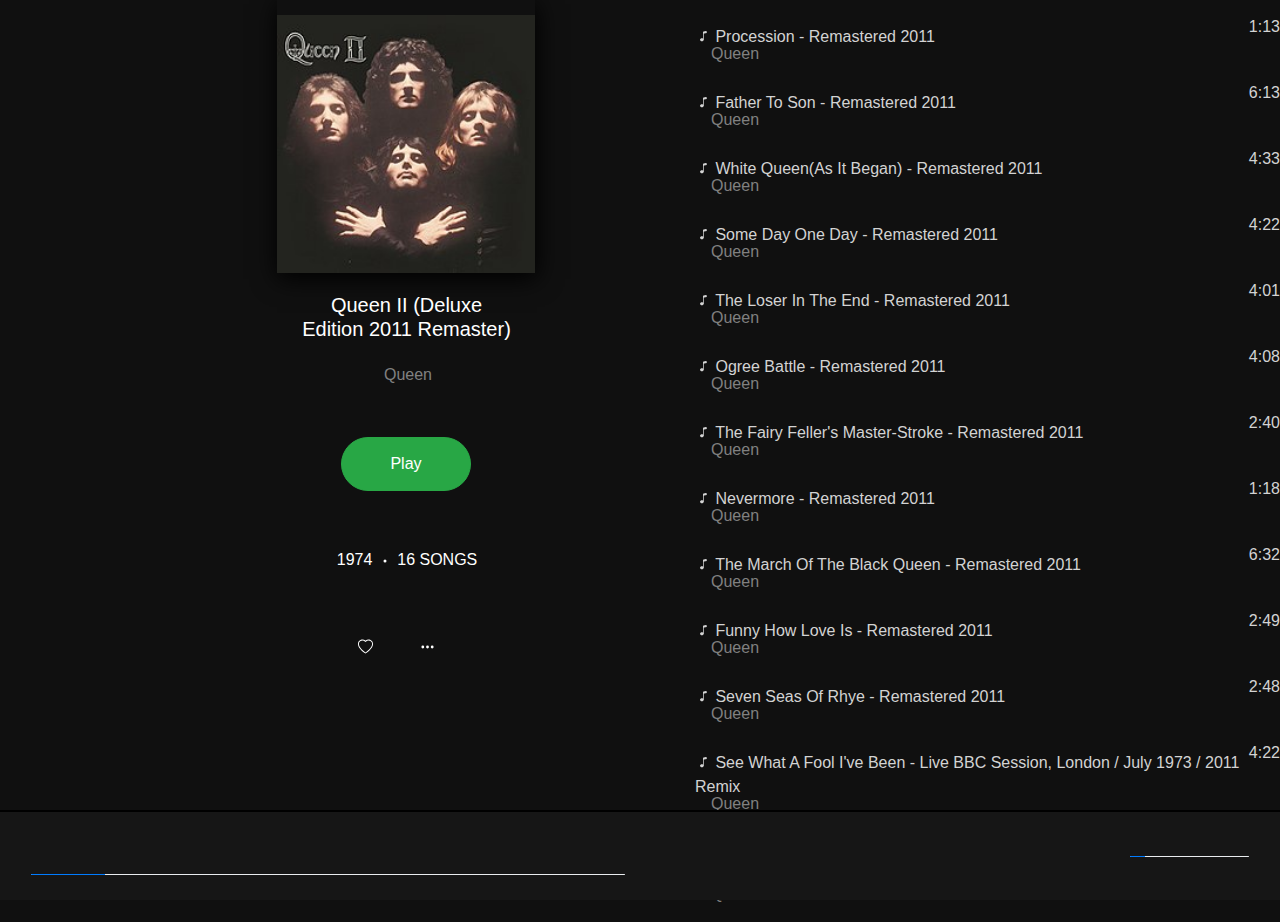
<file: Album.html>
<!doctype html>
<html lang="en">
  <head>
    <title>Title</title>
    <!-- Required meta tags -->
    <meta charset="utf-8">
    <meta name="viewport" content="width=device-width, initial-scale=1, shrink-to-fit=no">

    <!-- Bootstrap CSS -->
    <link rel="stylesheet" href="https://stackpath.bootstrapcdn.com/bootstrap/4.3.1/css/bootstrap.min.css" integrity="sha384-ggOyR0iXCbMQv3Xipma34MD+dH/1fQ784/j6cY/iJTQUOhcWr7x9JvoRxT2MZw1T" crossorigin="anonymous">
    <link rel="stylesheet" href="Album.css"> 
    <link href="https://fonts.googleapis.com/css2?family=Montserrat:wght@600&display=swap" rel="stylesheet">
    <link rel="stylesheet" href="https://cdnjs.cloudflare.com/ajax/libs/font-awesome/4.7.0/css/font-awesome.min.css">
    <link rel="stylesheet" href="https://cdnjs.cloudflare.com/ajax/libs/font-awesome/5.15.1/css/all.min.css"
        integrity="sha512-+4zCK9k+qNFUR5X+cKL9EIR+ZOhtIloNl9GIKS57V1MyNsYpYcUrUeQc9vNfzsWfV28IaLL3i96P9sdNyeRssA=="
        crossorigin="anonymous" />
  </head>
  <body>

  <div class="row">
    
  <div class="col d-flex justify-content-around" style="margin-right: -157px;">
    <div class="card bg-transparent text-white glow" style="width: 18rem;">
      <img class="rotate-center " src="/images/queen2.jpg" class="card-img-top" alt="...">
      <div class="card-body container">
        <h5 class="card-title pr-3">Queen II (Deluxe Edition 2011 Remaster)</h5>
        <p class="card-text px-5" id="queen">Queen</p>
        <a href="#" id="button" class="btn btn-success rounded-pill px-5">Play</a>
        <p class="card-text px-5" id="song">1974 <svg width="1em" height="1em" viewBox="0 0 16 16" class="bi bi-dot" fill="currentColor" xmlns="http://www.w3.org/2000/svg">
          <path fill-rule="evenodd" d="M8 9.5a1.5 1.5 0 1 0 0-3 1.5 1.5 0 0 0 0 3z"/>
        </svg> 16 SONGS</p> 
        <i  class="d-flex justify-content-between" style="padding-left: 28px">
        <svg class="babe" width="1em" height="1em" viewBox="0 0 16 16" class="bi bi-heart" fill="currentColor" xmlns="http://www.w3.org/2000/svg">
        <path fill-rule="evenodd" d="M8 2.748l-.717-.737C5.6.281 2.514.878 1.4 3.053c-.523 1.023-.641 2.5.314 4.385.92 1.815 2.834 3.989 6.286 6.357 3.452-2.368 5.365-4.542 6.286-6.357.955-1.886.838-3.362.314-4.385C13.486.878 10.4.28 8.717 2.01L8 2.748zM8 15C-7.333 4.868 3.279-3.04 7.824 1.143c.06.055.119.112.176.171a3.12 3.12 0 0 1 .176-.17C12.72-3.042 23.333 4.867 8 15z"/>
      </svg>
      <svg class="babe dot" width="1em" height="1em" viewBox="0 0 16 16" class="bi bi-three-dots" fill="currentColor" xmlns="http://www.w3.org/2000/svg">
        <path fill-rule="evenodd" d="M3 9.5a1.5 1.5 0 1 1 0-3 1.5 1.5 0 0 1 0 3zm5 0a1.5 1.5 0 1 1 0-3 1.5 1.5 0 0 1 0 3zm5 0a1.5 1.5 0 1 1 0-3 1.5 1.5 0 0 1 0 3z"/>
      </svg>
    </i>
      </div>
     
    </div>
</div>


    <div class="col-md-6 ul">

    <ul>

    <li>
      <div class="d-flex justify-content-between">
        <a href="#">
        <p>
        <svg width="1em" height="1em" viewBox="0 0 16 16" class="bi bi-music-note pb-1 " fill="currentColor" xmlns="http://www.w3.org/2000/svg">
        <path d="M9 13c0 1.105-1.12 2-2.5 2S4 14.105 4 13s1.12-2 2.5-2 2.5.895 2.5 2z"/>
        <path fill-rule="evenodd" d="M9 3v10H8V3h1z"/>
        <path d="M8 2.82a1 1 0 0 1 .804-.98l3-.6A1 1 0 0 1 13 2.22V4L8 5V2.82z"/>
      </svg>
      Procession - Remastered 2011</p> <time>1:13</time></li>
    
      <p class="Queen ml-3">Queen</p>
    </a>

    <li>
      <div class="d-flex justify-content-between">
        <a href="#">
        <p>
        <svg width="1em" height="1em" viewBox="0 0 16 16" class="bi bi-music-note pb-1 " fill="currentColor" xmlns="http://www.w3.org/2000/svg">
        <path d="M9 13c0 1.105-1.12 2-2.5 2S4 14.105 4 13s1.12-2 2.5-2 2.5.895 2.5 2z"/>
        <path fill-rule="evenodd" d="M9 3v10H8V3h1z"/>
        <path d="M8 2.82a1 1 0 0 1 .804-.98l3-.6A1 1 0 0 1 13 2.22V4L8 5V2.82z"/>
      </svg>
      Father To Son - Remastered 2011</p> <time>6:13</time></li>
      <p class="Queen ml-3">Queen</p>
    </a>

    <li>
      <div class="d-flex justify-content-between">
        <a href="#">
        <p>
        <svg width="1em" height="1em" viewBox="0 0 16 16" class="bi bi-music-note pb-1 " fill="currentColor" xmlns="http://www.w3.org/2000/svg">
        <path d="M9 13c0 1.105-1.12 2-2.5 2S4 14.105 4 13s1.12-2 2.5-2 2.5.895 2.5 2z"/>
        <path fill-rule="evenodd" d="M9 3v10H8V3h1z"/>
        <path d="M8 2.82a1 1 0 0 1 .804-.98l3-.6A1 1 0 0 1 13 2.22V4L8 5V2.82z"/>
      </svg>
      White Queen(As It Began) - Remastered 2011</p> <time>4:33</time></li>
      <p class="Queen ml-3">Queen</p>
    </a>

    <li>
      <div class="d-flex justify-content-between">
        <a href="#">
        <p>
        <svg width="1em" height="1em" viewBox="0 0 16 16" class="bi bi-music-note pb-1 " fill="currentColor" xmlns="http://www.w3.org/2000/svg">
        <path d="M9 13c0 1.105-1.12 2-2.5 2S4 14.105 4 13s1.12-2 2.5-2 2.5.895 2.5 2z"/>
        <path fill-rule="evenodd" d="M9 3v10H8V3h1z"/>
        <path d="M8 2.82a1 1 0 0 1 .804-.98l3-.6A1 1 0 0 1 13 2.22V4L8 5V2.82z"/>
      </svg>
      Some Day One Day - Remastered 2011</p> <time>4:22</time></li>
      <p class="Queen ml-3">Queen</p>
    </a>

    <li>
      <div class="d-flex justify-content-between">
        <a href="#">
        <p>
        <svg width="1em" height="1em" viewBox="0 0 16 16" class="bi bi-music-note pb-1 " fill="currentColor" xmlns="http://www.w3.org/2000/svg">
        <path d="M9 13c0 1.105-1.12 2-2.5 2S4 14.105 4 13s1.12-2 2.5-2 2.5.895 2.5 2z"/>
        <path fill-rule="evenodd" d="M9 3v10H8V3h1z"/>
        <path d="M8 2.82a1 1 0 0 1 .804-.98l3-.6A1 1 0 0 1 13 2.22V4L8 5V2.82z"/>
      </svg>
      The Loser In The End - Remastered 2011</p> <time>4:01</time></li>
      <p class="Queen ml-3">Queen</p>
    </a>

    <li>
      <div class="d-flex justify-content-between">
        <a href="#">
        <p>
        <svg width="1em" height="1em" viewBox="0 0 16 16" class="bi bi-music-note pb-1 " fill="currentColor" xmlns="http://www.w3.org/2000/svg">
        <path d="M9 13c0 1.105-1.12 2-2.5 2S4 14.105 4 13s1.12-2 2.5-2 2.5.895 2.5 2z"/>
        <path fill-rule="evenodd" d="M9 3v10H8V3h1z"/>
        <path d="M8 2.82a1 1 0 0 1 .804-.98l3-.6A1 1 0 0 1 13 2.22V4L8 5V2.82z"/>
      </svg>
      Ogree Battle - Remastered 2011</p> <time>4:08</time></li>
      <p class="Queen ml-3">Queen</p>
    </a>

    <li>
      <div class="d-flex justify-content-between">
        <a href="#">
        <p>
        <svg width="1em" height="1em" viewBox="0 0 16 16" class="bi bi-music-note pb-1 " fill="currentColor" xmlns="http://www.w3.org/2000/svg">
        <path d="M9 13c0 1.105-1.12 2-2.5 2S4 14.105 4 13s1.12-2 2.5-2 2.5.895 2.5 2z"/>
        <path fill-rule="evenodd" d="M9 3v10H8V3h1z"/>
        <path d="M8 2.82a1 1 0 0 1 .804-.98l3-.6A1 1 0 0 1 13 2.22V4L8 5V2.82z"/>
      </svg>
      The Fairy Feller's Master-Stroke - Remastered 2011</p> <time>2:40</time></li>
      <p class="Queen ml-3">Queen</p>
    </a>

    <li>
      <div class="d-flex justify-content-between">
        <a href="#">
        <p>
        <svg width="1em" height="1em" viewBox="0 0 16 16" class="bi bi-music-note pb-1 " fill="currentColor" xmlns="http://www.w3.org/2000/svg">
        <path d="M9 13c0 1.105-1.12 2-2.5 2S4 14.105 4 13s1.12-2 2.5-2 2.5.895 2.5 2z"/>
        <path fill-rule="evenodd" d="M9 3v10H8V3h1z"/>
        <path d="M8 2.82a1 1 0 0 1 .804-.98l3-.6A1 1 0 0 1 13 2.22V4L8 5V2.82z"/>
      </svg>
      Nevermore - Remastered 2011</p> <time>1:18</time></li>
      <p class="Queen ml-3">Queen</p>
    </a>

    <li>
      <div class="d-flex justify-content-between">
        <a href="#">
        <p>
        <svg width="1em" height="1em" viewBox="0 0 16 16" class="bi bi-music-note pb-1 " fill="currentColor" xmlns="http://www.w3.org/2000/svg">
        <path d="M9 13c0 1.105-1.12 2-2.5 2S4 14.105 4 13s1.12-2 2.5-2 2.5.895 2.5 2z"/>
        <path fill-rule="evenodd" d="M9 3v10H8V3h1z"/>
        <path d="M8 2.82a1 1 0 0 1 .804-.98l3-.6A1 1 0 0 1 13 2.22V4L8 5V2.82z"/>
      </svg>
      The March Of The Black Queen - Remastered 2011</p> <time>6:32</time></li>
      <p class="Queen ml-3">Queen</p>
    </a>

    <li>
      <div class="d-flex justify-content-between">
        <a href="#">
        <p>
        <svg width="1em" height="1em" viewBox="0 0 16 16" class="bi bi-music-note pb-1 " fill="currentColor" xmlns="http://www.w3.org/2000/svg">
        <path d="M9 13c0 1.105-1.12 2-2.5 2S4 14.105 4 13s1.12-2 2.5-2 2.5.895 2.5 2z"/>
        <path fill-rule="evenodd" d="M9 3v10H8V3h1z"/>
        <path d="M8 2.82a1 1 0 0 1 .804-.98l3-.6A1 1 0 0 1 13 2.22V4L8 5V2.82z"/>
      </svg>
      Funny How Love Is - Remastered 2011</p> <time>2:49</time></li>
      <p class="Queen ml-3">Queen</p>
    </a>

    <li>
      <div class="d-flex justify-content-between">
        <a href="#">
        <p>
        <svg width="1em" height="1em" viewBox="0 0 16 16" class="bi bi-music-note pb-1 " fill="currentColor" xmlns="http://www.w3.org/2000/svg">
        <path d="M9 13c0 1.105-1.12 2-2.5 2S4 14.105 4 13s1.12-2 2.5-2 2.5.895 2.5 2z"/>
        <path fill-rule="evenodd" d="M9 3v10H8V3h1z"/>
        <path d="M8 2.82a1 1 0 0 1 .804-.98l3-.6A1 1 0 0 1 13 2.22V4L8 5V2.82z"/>
      </svg>
      Seven Seas Of Rhye - Remastered 2011</p> <time>2:48</time></li>
      <p class="Queen ml-3">Queen</p>
    </a>

    <li>
      <div class="d-flex justify-content-between">
        <a href="#">
        <p>
        <svg width="1em" height="1em" viewBox="0 0 16 16" class="bi bi-music-note pb-1 " fill="currentColor" xmlns="http://www.w3.org/2000/svg">
        <path d="M9 13c0 1.105-1.12 2-2.5 2S4 14.105 4 13s1.12-2 2.5-2 2.5.895 2.5 2z"/>
        <path fill-rule="evenodd" d="M9 3v10H8V3h1z"/>
        <path d="M8 2.82a1 1 0 0 1 .804-.98l3-.6A1 1 0 0 1 13 2.22V4L8 5V2.82z"/>
      </svg>
      See What A Fool I've Been - Live BBC Session, London / July 1973 / 2011 Remix</p> <time>4:22</time></li>
      <p class="Queen ml-3">Queen</p>
    </a>

    <li>
      <div class="d-flex justify-content-between">
        <a href="#">
        <p>
        <svg width="1em" height="1em" viewBox="0 0 16 16" class="bi bi-music-note pb-1 " fill="currentColor" xmlns="http://www.w3.org/2000/svg">
        <path d="M9 13c0 1.105-1.12 2-2.5 2S4 14.105 4 13s1.12-2 2.5-2 2.5.895 2.5 2z"/>
        <path fill-rule="evenodd" d="M9 3v10H8V3h1z"/>
        <path d="M8 2.82a1 1 0 0 1 .804-.98l3-.6A1 1 0 0 1 13 2.22V4L8 5V2.82z"/>
      </svg>
      White Queen (As It Began) - Live At Hammersmith Odeon, London / December 1975</p> <time>5:32</time></li>
      <p class="Queen ml-3">Queen</p>
    </a>

    </ul>
  </div>
      </div>


        <nav class="navbar fixed-bottom navbar-expand-lg bg-dark footah">

        <div class="col text-center ">
            <div class="mb-2 align-middle">
                <a href="#" class="mr-2 ml-2"><i class="fas fa-random"></i></a>
                <a href="#" class="mr-2 ml-2 sideplay"><i class="fas fa-backward"></i></a>
                <a href="#" class="mr-2 ml-2 play"><i class="fas fa-play"></i></a>
                <a href="#" class="mr-2 ml-2 sideplay"><i class="fas fa-forward"></i></a>
                <a href="#" class="mr-2 ml-2"><i class="fas fa-redo-alt"></i></a>
            </div>

            <div class="progress align-middle " style="height: 1px;">



                <div class="progress-bar" role="progressbar" style="width: 12.5%;" aria-valuenow="25"
                    aria-valuemin="0" aria-valuemax="100"></div>
            </div>

        </div>

        <div class="col d-flex justify-content-end ">

            <div class="progress align-self-center" style="height: 1px; width: 20%;">
                <div class="progress-bar" role="progressbar" style="width: 12.5%;" aria-valuenow="25"
                    aria-valuemin="0" aria-valuemax="100"></div>
            </div>
        </div>

    </nav>

        
    

  
    

    <!-- Optional JavaScript -->
    <!-- jQuery first, then Popper.js, then Bootstrap JS -->
    <script src="https://code.jquery.com/jquery-3.3.1.slim.min.js" integrity="sha384-q8i/X+965DzO0rT7abK41JStQIAqVgRVzpbzo5smXKp4YfRvH+8abtTE1Pi6jizo" crossorigin="anonymous"></script>
    <script src="https://cdnjs.cloudflare.com/ajax/libs/popper.js/1.14.7/umd/popper.min.js" integrity="sha384-UO2eT0CpHqdSJQ6hJty5KVphtPhzWj9WO1clHTMGa3JDZwrnQq4sF86dIHNDz0W1" crossorigin="anonymous"></script>
    <script src="https://stackpath.bootstrapcdn.com/bootstrap/4.3.1/js/bootstrap.min.js" integrity="sha384-JjSmVgyd0p3pXB1rRibZUAYoIIy6OrQ6VrjIEaFf/nJGzIxFDsf4x0xIM+B07jRM" crossorigin="anonymous"></script>
  </body>
</html>
</file>
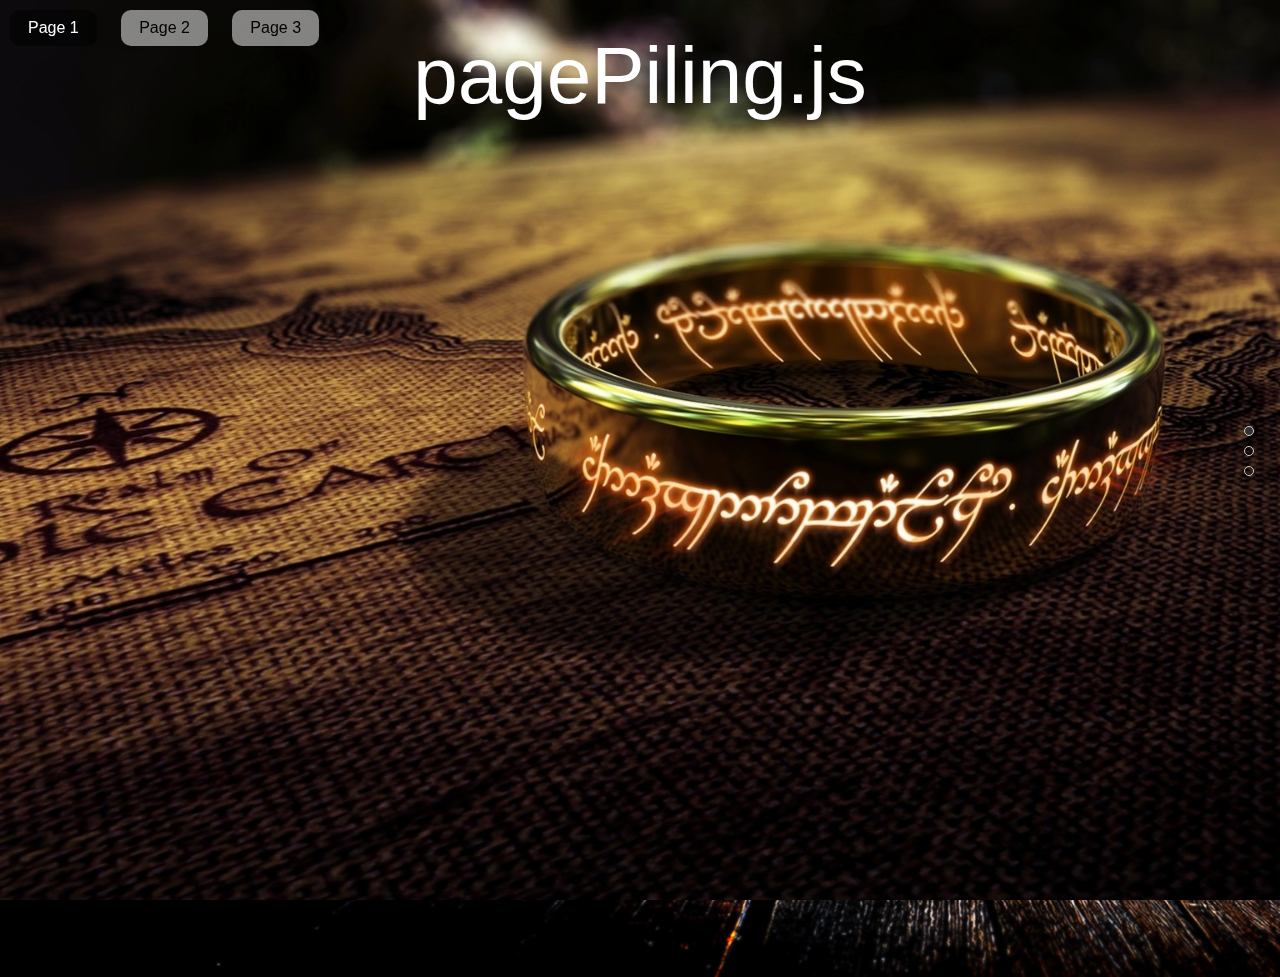
<file: slider/pagePiling.js-master/examples/backgrounds.html>
<!DOCTYPE html>
<html xmlns="http://www.w3.org/1999/xhtml">

<head>
	<meta http-equiv="Content-Type" content="text/html; charset=utf-8" />
	<title>pagePiling.js plugin - Backgrounds</title>
	<meta name="author" content="Alvaro Trigo Lopez" />
	<meta name="description" content="pagePiling.js plugin by Alvaro Trigo." />
	<meta name="keywords"  content="pile,piling,piling.js,stack,pages,scrolling,stacking,touch,fullpile,scroll,plugin,jquery" />
	<meta name="Resource-type" content="Document" />

	<link rel="stylesheet" type="text/css" href="../jquery.pagepiling.css" />
	<link rel="stylesheet" type="text/css" href="examples.css" />

	<script src="http://ajax.googleapis.com/ajax/libs/jquery/1.8.3/jquery.min.js"></script>

	<script type="text/javascript" src="../jquery.pagepiling.min.js"></script>
	<script type="text/javascript">
		var deleteLog = false;

		$(document).ready(function() {
	    	$('#pagepiling').pagepiling({
	    		menu: '#menu',
	    		anchors: ['page1', 'page2', 'page3'],
	    		navigation: {
		            'textColor': '#f2f2f2',
		            'bulletsColor': '#ccc',
		            'position': 'right',
		            'tooltips': ['Page 1', 'Page 2', 'Page 3', 'Page 4']
		        }
			});
	    });
    </script>

    <style>
    /* Style for our header texts
	* --------------------------------------- */
	h1{
		font-size: 5em;
		font-family: arial,helvetica;
		color: #fff;
		margin:0;
		padding:0;
	}

	/* Centered texts in each section
	* --------------------------------------- */
	.section{
		text-align:center;
	}


	/* Backgrounds will cover all the section
	* --------------------------------------- */
	#section1,
	#section2,
	#section3{
		background-size: cover;
	}

	/* Defining each section background and styles
	* --------------------------------------- */
	#section1{
		background-image: url(imgs/bg1.jpg);
	}
	#section2{
		background-image: url(imgs/bg2.jpg);
		padding: 6% 0 0 0;
	}
	#section3{
		background-image: url(imgs/bg3.jpg);
		padding: 6% 0 0 0;
	}
	#section3 h1{
		color: #000;
	}



	#section1 h1{
		position: absolute;
		left: 0;
		right: 0;
		margin: 0 auto;
		top: 30px;
		color: #fff;
	}

	#section2 .intro{
		position: absolute;
		left: 0;
		right: 0;
		margin: 0 auto;
		top: 30px;
	}
	#section2 h1,
	#section2 p{
		text-shadow: 1px 5px 20px #000;
	}

	#section3 h1,
	#section3 p{
		text-shadow: 1px 5px 20px #000;
		color: #fff;
	}

	#infoMenu li a{
			color: #fff;
	}
    </style>

</head>
<body>

	<ul id="menu">
		<li data-menuanchor="page1" class="active"><a href="#page1">Page 1</a></li>
		<li data-menuanchor="page2"><a href="#page2">Page 2</a></li>
		<li data-menuanchor="page3"><a href="#page3">Page 3</a></li>
	</ul>

	<div id="pagepiling">
	    <div class="section" id="section1">
	    	<h1>pagePiling.js</h1>
	    </div>
	    <div class="section" id="section2">
	    	<div class="intro">
	    		<h1>Backgrounds </h1>
	    		<p>Show it in full screen!</p>
	    	</div>
	    </div>
	    <div class="section" id="section3">
	    	<div class="intro">
	    		<h1>Just terrific!</h1>
	    		<p>Use the power of images</p>
	    	</div>
	    </div>
	</div>

</body>
</html>
</file>
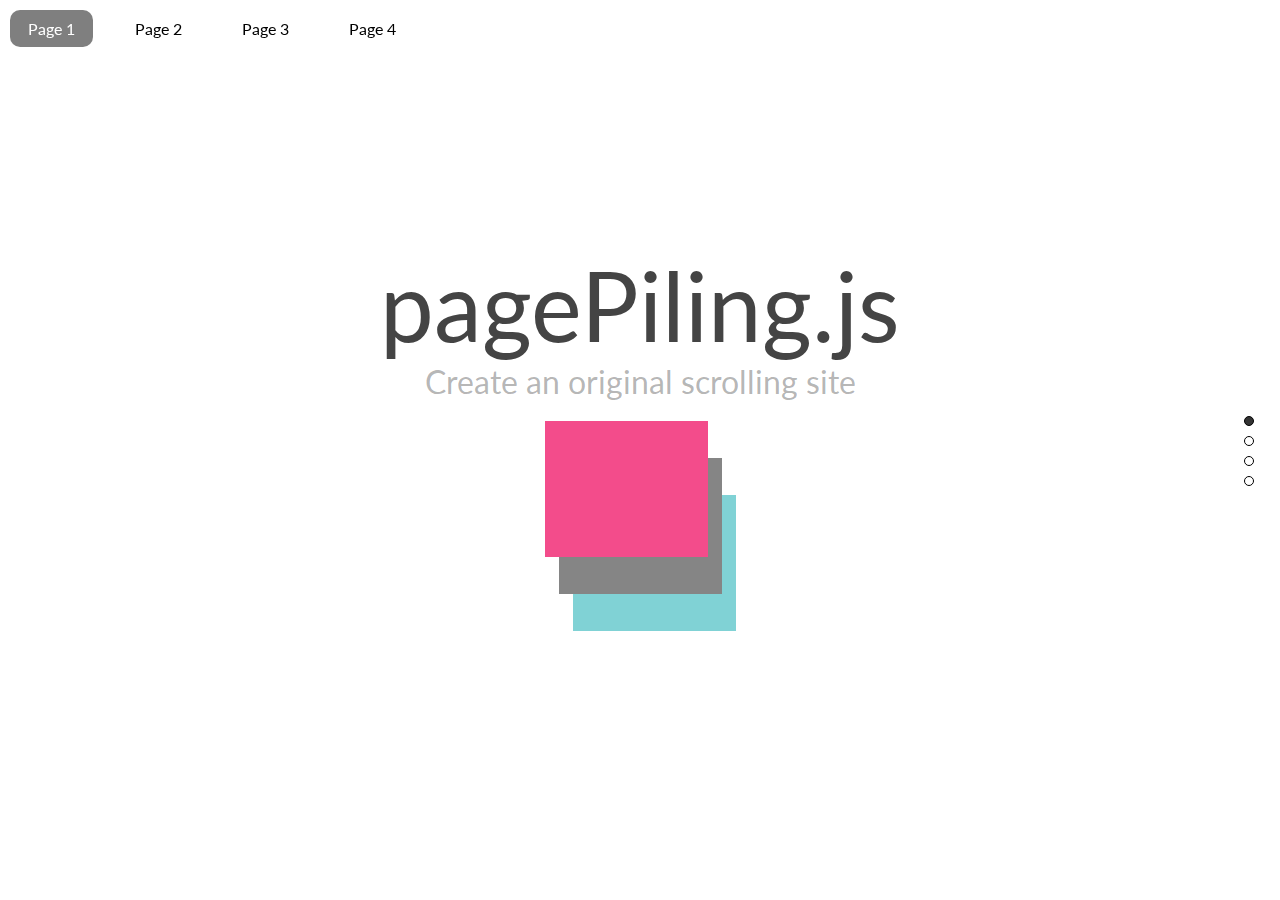
<file: slider/pagePiling.js-master/examples/demoPage.html>
<!DOCTYPE html>
<html xmlns="http://www.w3.org/1999/xhtml">

<head>
	<meta http-equiv="Content-Type" content="text/html; charset=utf-8" />
	<title>pagePiling.js plugin</title>
	<meta name="author" content="Alvaro Trigo Lopez" />
	<meta name="description" content="pagePiling.js plugin by Alvaro Trigo." />
	<meta name="keywords"  content="pile,piling,piling.js,stack,pages,scrolling,stacking,touch,fullpile,scroll,plugin,jquery" />
	<meta name="Resource-type" content="Document" />

	<link rel="stylesheet" type="text/css" href="http://fonts.googleapis.com/css?family=Lato:300,400,700" />
	<link rel="stylesheet" type="text/css" href="../jquery.pagepiling.css" />
	<link rel="stylesheet" type="text/css" href="examples.css" />

	<script src="http://ajax.googleapis.com/ajax/libs/jquery/1.8.3/jquery.min.js"></script>

	<script type="text/javascript" src="../jquery.pagepiling.min.js"></script>
	<script type="text/javascript">
		$(document).ready(function() {

			/*
			* Plugin intialization
			*/
	    	$('#pagepiling').pagepiling({
	    		menu: '#menu',
	    		anchors: ['page1', 'page2', 'page3', 'page4'],
			    sectionsColor: ['white', '#ee005a', '#2C3E50', '#39C'],
			    navigation: {
			    	'position': 'right',
			   		'tooltips': ['Page 1', 'Page 2', 'Page 3', 'Page 4']
			   	},
			    afterRender: function(){
			    	$('#pp-nav').addClass('custom');
			    },
			    afterLoad: function(anchorLink, index){
			    	if(index>1){
			    		$('#pp-nav').removeClass('custom');
			    	}else{
			    		$('#pp-nav').addClass('custom');
			    	}
			    }
			});


			/*
		    * Internal use of the demo website
		    */
		    $('#showExamples').click(function(e){
				e.stopPropagation();
				e.preventDefault();
				$('#examplesList').toggle();
			});

			$('html').click(function(){
				$('#examplesList').hide();
			});
	    });
    </script>


    <style>
    /* Section 1
	 * --------------------------------------- */
	#section1 h1{
		color: #444;
	}
	#section1 p{
		color: #333;
		color: rgba(0,0,0,0.3);
	}
	#section1 img{
		margin: 20px 0;
		opacity: 0.7;
	}

	/* Section 2
	 * --------------------------------------- */
	#section2 h1,
	#section2 p{
		z-index: 3;
	}
	#section2 p{
		opacity: 0.8;
	}

	#section2 #colors{
		right: 60px;
		bottom: 0;
		position: absolute;
		height: 413px;
		width: 258px;
		background-image: url(imgs/colors.gif);
		background-repeat: no-repeat;
	}

	/* Section 3
	 * --------------------------------------- */
	#section3 #colors{
		left: 60px;
		bottom: 0;
	}
	#section3 p{
		color: #757575;
	}

	#colors2,
	#colors3{
		position: absolute;
		height: 163px;
		width: 362px;
		z-index: 1;
		background-repeat: no-repeat;
		left: 0;
		margin: 0 auto;
		right: 0;
	}
	#colors2{
		background-image: url(imgs/colors2.gif);
		top:0;
	}
	#colors3{
		background-image: url(imgs/colors3.gif);
		bottom:0;
	}

	/* Section 4
	 * --------------------------------------- */
	#section4 p{
		opacity: 0.6;
	}

	/* Overwriting fullPage.js tooltip color
	* --------------------------------------- */
	#pp-nav.custom .pp-tooltip{
		color: #AAA;
	}
	#markup{
		display: block;
		width: 450px;
		margin: 20px auto;
		text-align: left;
	}

</style>

</head>
<body>
	<ul id="menu">
		<li data-menuanchor="page1" class="active"><a href="#page1">Page 1</a></li>
		<li data-menuanchor="page2"><a href="#page2">Page 2</a></li>
		<li data-menuanchor="page3"><a href="#page3">Page 3</a></li>
		<li data-menuanchor="page4"><a href="#page4">Page 4</a></li>
	</ul>


	<div id="pagepiling">
	    <div class="section" id="section1">
	    	<h1>pagePiling.js</h1>
			<p>Create an original scrolling site</p>
			<img src="imgs/pagePiling-plugin.gif" alt="pagePiling" />
			<br />

	    </div>
	    <div class="section" id="section2">
	    	<div class="intro">
	    		<div id="colors"></div>
	    		<h1>jQuery plugin</h1>
	    		<p>Pile your sections one over another and access them scrolling or by URL!</p>
	    		<div id="markup">
	    			<script src="https://gist.github.com/alvarotrigo/4a87a4b8757d87df8a72.js"></script>
	    		</div>
	    	</div>
	    </div>
	    <div class="section" id="section3">
	    	<div class="intro">
	    		<h1>Configurable</h1>
	    		<p>Plenty of options, methods and callbacks to use.</p>
	    		<div id="colors2"></div>
	    		<div id="colors3"></div>
	    	</div>
	    </div>
	    <div class="section" id="section4">
	    	<div class="intro">
	    		<h1>Compatible</h1>
	    		<p>Designed to work on tablet and mobile devices.</p>
	    		<p>Oh! And its compatible with old browsers such as IE 8 or Opera 12!</p>
	    	</div>
	    </div>
	</div>

</body>
</html>
</file>
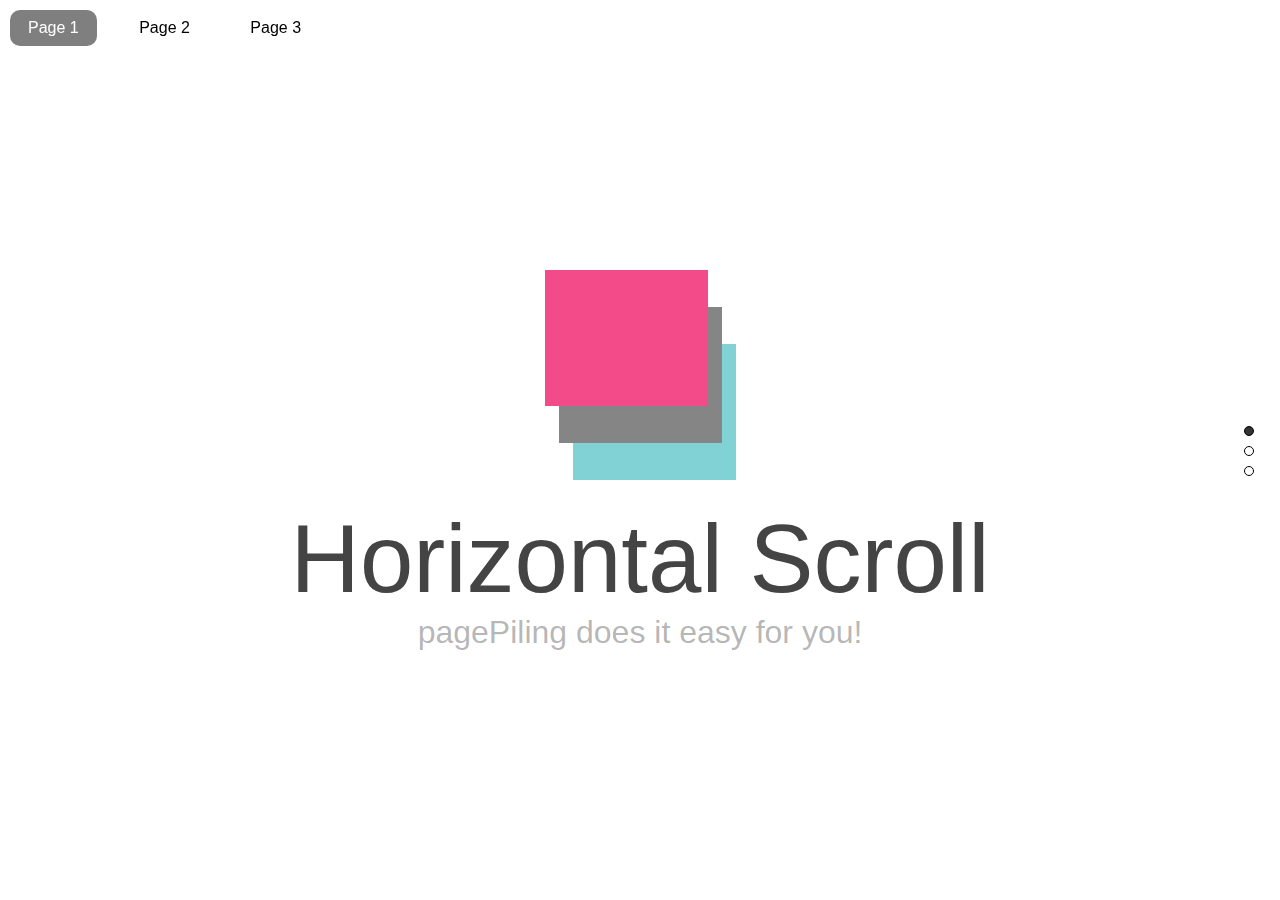
<file: slider/pagePiling.js-master/examples/horizontalScroll.html>
<!DOCTYPE html>
<html xmlns="http://www.w3.org/1999/xhtml">

<head>
	<meta http-equiv="Content-Type" content="text/html; charset=utf-8" />
	<title>pagePiling.js plugin - Horizontal scroll</title>
	<meta name="author" content="Alvaro Trigo Lopez" />
	<meta name="description" content="pagePiling.js plugin by Alvaro Trigo." />
	<meta name="keywords"  content="pile,piling,piling.js,stack,pages,scrolling,stacking,touch,fullpile,scroll,plugin,jquery" />
	<meta name="Resource-type" content="Document" />

	<link rel="stylesheet" type="text/css" href="../jquery.pagepiling.css" />
	<link rel="stylesheet" type="text/css" href="examples.css" />

	<script src="http://ajax.googleapis.com/ajax/libs/jquery/1.8.3/jquery.min.js"></script>

	<script type="text/javascript" src="../jquery.pagepiling.min.js"></script>
	<script type="text/javascript">
		$(document).ready(function() {
			/*
			* Plugin intialization
			*/
	    	$('#pagepiling').pagepiling({
	          	direction: 'horizontal',
	    		menu: '#menu',
	    		anchors: ['page1', 'page2', 'page3', 'page4'],
			    sectionsColor: ['white', '#ee005a', '#2C3E50', '#39C'],
			    navigation: {
			    	'position': 'right',
			   		'tooltips': ['Page 1', 'Page 2', 'Page 3', 'Pgae 4']
			   	},
			    afterRender: function(){
			    	$('#pp-nav').addClass('custom');
			    },
			    afterLoad: function(anchorLink, index){
			    	if(index>1){
			    		$('#pp-nav').removeClass('custom');
			    	}else{
			    		$('#pp-nav').addClass('custom');
			    	}
			    }
			});
	    });
    </script>


    <style>
	#section1 img{
		margin: 20px 0;
		opacity: 0.7;
	}
	/* colors
	 * --------------------------------------- */
	#colors2,
	#colors3{
		position: absolute;
		height: 163px;
		width: 362px;
		z-index: 1;
		background-repeat: no-repeat;
		left: 0;
		margin: 0 auto;
		right: 0;
	}
	#colors2{
		background-image: url(imgs/colors2.gif);
		top:0;
	}
	#colors3{
		background-image: url(imgs/colors3.gif);
		bottom:0;
	}


	/* Overwriting fullPage.js tooltip color
	* --------------------------------------- */
	#pp-nav.custom .pp-tooltip{
		color: #AAA;
	}

</style>

</head>
<body>
	<ul id="menu">
		<li data-menuanchor="page1" class="active"><a href="#page1">Page 1</a></li>
		<li data-menuanchor="page2"><a href="#page2">Page 2</a></li>
		<li data-menuanchor="page3"><a href="#page3">Page 3</a></li>
	</ul>


	<div id="pagepiling">
	    <div class="section" id="section1">
	    	<img src="imgs/pagePiling-plugin.gif" alt="pagePiling" />
			<br />

	    	<h1>Horizontal Scroll</h1>
			<p>pagePiling does it easy for you!</p>

	    </div>
	    <div class="section">
	    	<div class="intro">
	    		<h1>Simple to use</h1>
	    		<p>Just use the option direction: 'horizontal' to have it working!</p>
	    	</div>
	    </div>
	    <div class="section" id="section3">
	    	<div class="intro">
	    		<h1>Isn't it great?</h1>
	    		<p>Just as you expected!</p>
	    		<div id="colors2"></div>
	    		<div id="colors3"></div>
	    	</div>
	    </div>
	</div>

</body>
</html>
</file>
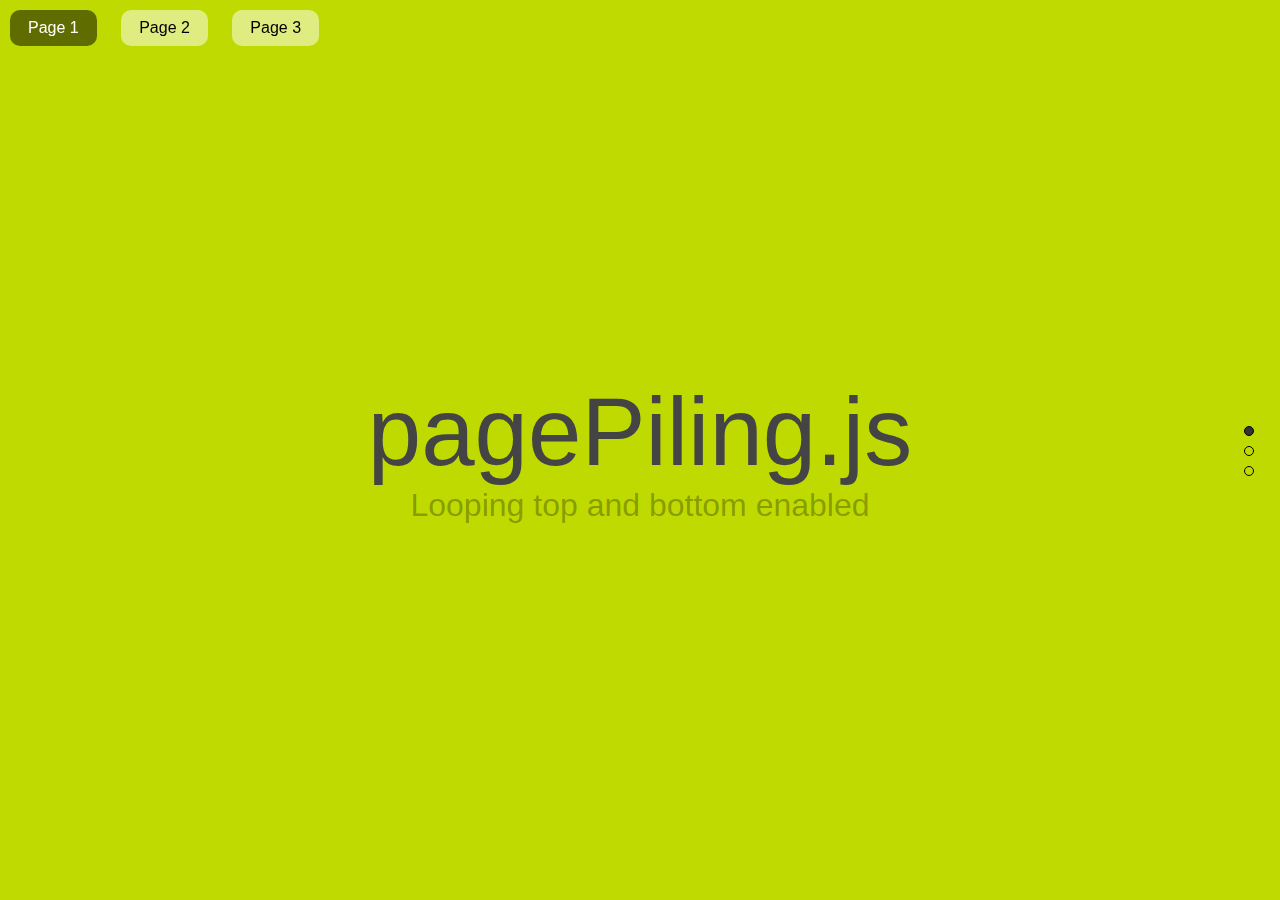
<file: slider/pagePiling.js-master/examples/looping.html>
<!DOCTYPE html>
<html xmlns="http://www.w3.org/1999/xhtml">

<head>
	<meta http-equiv="Content-Type" content="text/html; charset=utf-8" />
	<title>pagePiling.js plugin - Looping</title>
	<meta name="author" content="Alvaro Trigo Lopez" />
	<meta name="description" content="pagePiling.js plugin by Alvaro Trigo." />
	<meta name="keywords"  content="pile,piling,piling.js,stack,pages,scrolling,stacking,touch,fullpile,scroll,plugin,jquery" />
	<meta name="Resource-type" content="Document" />

	<link rel="stylesheet" type="text/css" href="../jquery.pagepiling.css" />
	<link rel="stylesheet" type="text/css" href="examples.css" />

	<script src="http://ajax.googleapis.com/ajax/libs/jquery/1.8.3/jquery.min.js"></script>

	<script type="text/javascript" src="../jquery.pagepiling.min.js"></script>
	<script type="text/javascript">
		var deleteLog = false;

		$(document).ready(function() {
	    	$('#pagepiling').pagepiling({
	    		menu: '#menu',
	    		anchors: ['page1', 'page2', 'page3'],
			    sectionsColor: ['#bfda00', '#2ebe21', '#2C3E50', '#51bec4'],
			    loopTop: true,
			    loopBottom: true
			});
	    });
    </script>
</head>
<body>

	<ul id="menu">
		<li data-menuanchor="page1" class="active"><a href="#page1">Page 1</a></li>
		<li data-menuanchor="page2"><a href="#page2">Page 2</a></li>
		<li data-menuanchor="page3"><a href="#page3">Page 3</a></li>
	</ul>

	<div id="pagepiling">
	    <div class="section" id="section1">
	    	<h1>pagePiling.js</h1>
			<p>Looping top and bottom enabled</p>
	    </div>
	    <div class="section" id="section2">
	    	<div class="intro">
	    		<h1>Looping!</h1>
				<p>Go to the first section and scroll up or to the last one and scroll down to see how it works.</p>
	    	</div>
	    </div>
	    <div class="section" id="section4">
	    	<div class="intro">
	    		<h1>Scroll Down</h1>
				<p>And it will loop to the first section</p>
	    	</div>
	    </div>
	</div>

</body>
</html>
</file>
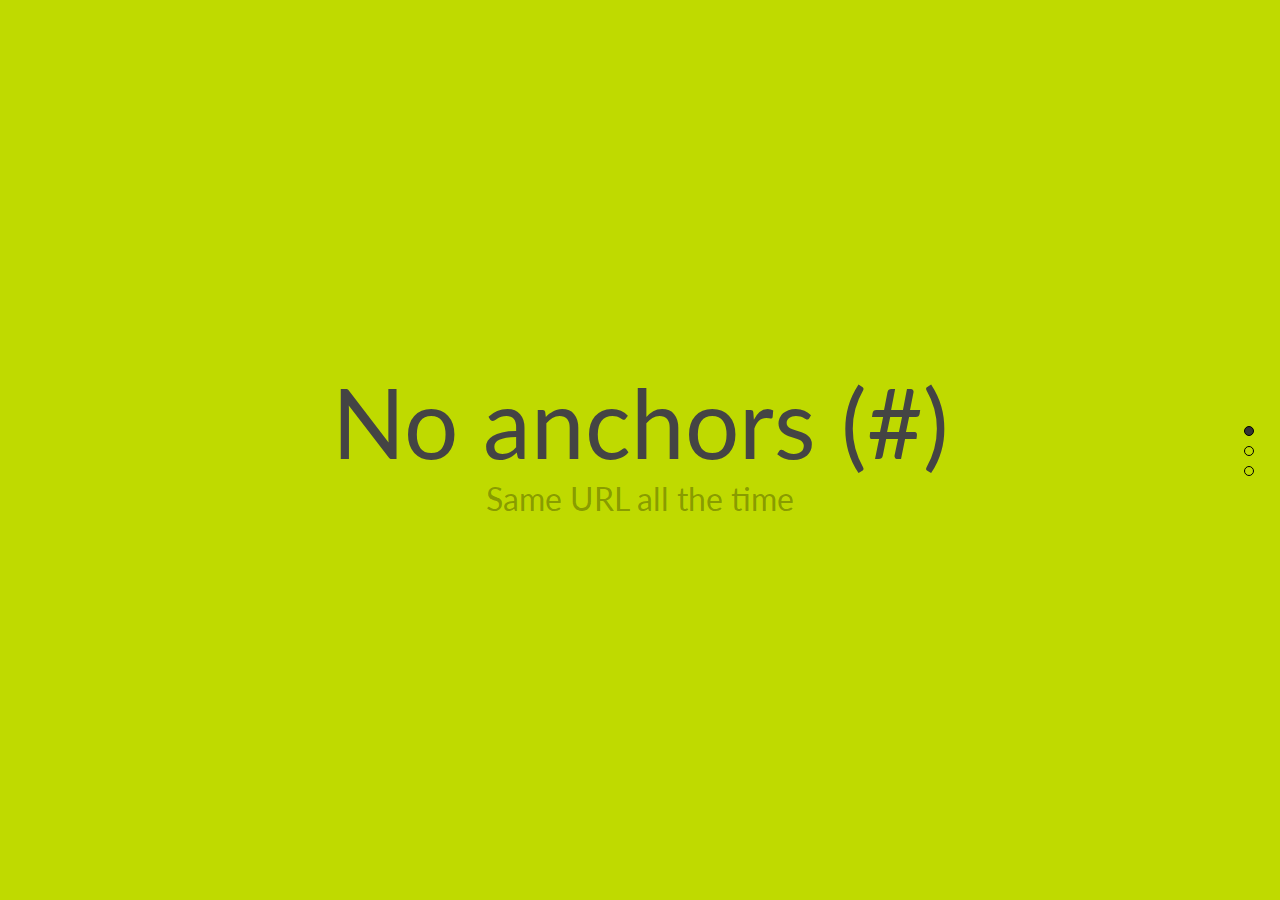
<file: slider/pagePiling.js-master/examples/noAnchors.html>
<!DOCTYPE html>
<html xmlns="http://www.w3.org/1999/xhtml">

<head>
	<meta http-equiv="Content-Type" content="text/html; charset=utf-8" />
	<title>pagePiling.js plugin - No anchor</title>
	<meta name="author" content="Alvaro Trigo Lopez" />
	<meta name="description" content="pagePiling.js plugin by Alvaro Trigo." />
	<meta name="keywords"  content="pile,piling,piling.js,stack,pages,scrolling,stacking,touch,fullpile,scroll,plugin,jquery" />
	<meta name="Resource-type" content="Document" />

	<link rel="stylesheet" type="text/css" href="http://fonts.googleapis.com/css?family=Lato:300,400,700" />
	<link rel="stylesheet" type="text/css" href="../jquery.pagepiling.css" />
	<link rel="stylesheet" type="text/css" href="examples.css" />

	<script src="http://ajax.googleapis.com/ajax/libs/jquery/1.8.3/jquery.min.js"></script>

	<script type="text/javascript" src="../jquery.pagepiling.min.js"></script>
	<script type="text/javascript">
		$(document).ready(function() {
	    	$('#pagepiling').pagepiling({
			    sectionsColor: ['#bfda00', '#2ebe21', '#2C3E50', '#51bec4'],
			    navigation: {
			    	'position': 'right',
			   		'tooltips': ['Page 1', 'Page 2', 'Page 3', 'Pgae 4']
			   	}
			});
	    });
    </script>
</head>
<body>
	<div id="pagepiling">
	    <div class="section" id="section1">
	    	<h1>No anchors (#)</h1>
			<p>Same URL all the time</p>
			<br />
	    </div>
	    <div class="section" id="section2">
	    	<div class="intro">
	    		<h1>Simple</h1>
				<p>Sections won't contain anchor links. It's more simple to configure but a bit more restrictive.</p>
	    	</div>
	    </div>
	    <div class="section" id="section4">
	    	<div class="intro">
	    		<h1>URL without /#</h1>
				<p>But back button won't work!</p>
	    	</div>
	    </div>
	</div>

</body>
</html>
</file>
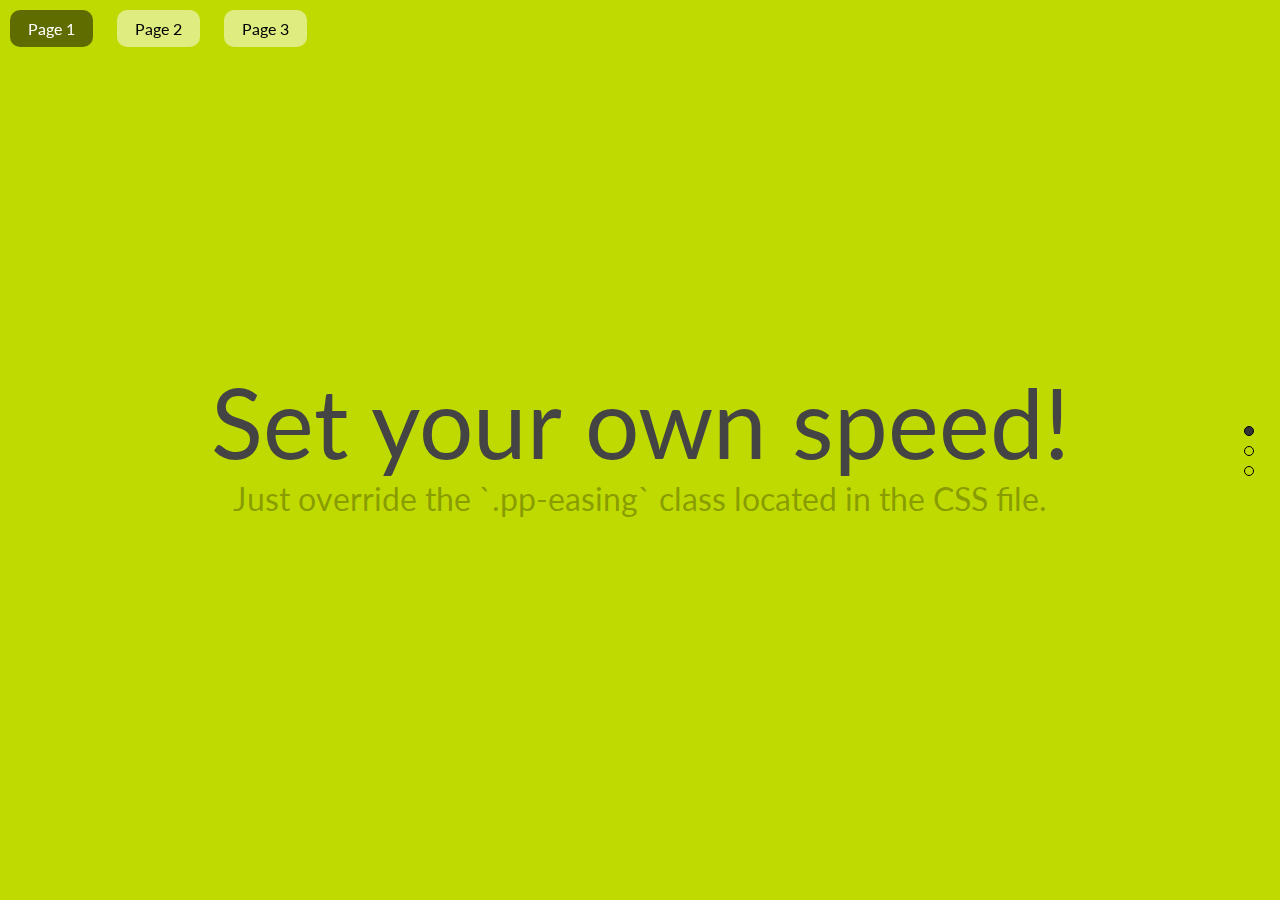
<file: slider/pagePiling.js-master/examples/scrollingSpeed.html>
<!DOCTYPE html>
<html xmlns="http://www.w3.org/1999/xhtml">

<head>
	<meta http-equiv="Content-Type" content="text/html; charset=utf-8" />
	<title>pagePiling.js plugin - Scrolling speed</title>
	<meta name="author" content="Alvaro Trigo Lopez" />
	<meta name="description" content="pagePiling.js plugin by Alvaro Trigo." />
	<meta name="keywords"  content="pile,piling,piling.js,stack,pages,scrolling,stacking,touch,fullpile,scroll,plugin,jquery" />
	<meta name="Resource-type" content="Document" />

	<link rel="stylesheet" type="text/css" href="http://fonts.googleapis.com/css?family=Lato:300,400,700" />
	<link rel="stylesheet" type="text/css" href="../jquery.pagepiling.css" />
	<link rel="stylesheet" type="text/css" href="examples.css" />

	<script src="http://ajax.googleapis.com/ajax/libs/jquery/1.8.3/jquery.min.js"></script>

	<script type="text/javascript" src="../jquery.pagepiling.min.js"></script>
	<script type="text/javascript">
		$(document).ready(function() {
	    	$('#pagepiling').pagepiling({
	    		menu: '#menu',
	    		anchors: ['page1', 'page2', 'page3', 'page4'],
			    sectionsColor: ['#bfda00', '#2ebe21', '#2C3E50', '#51bec4'],
			    navigation: {
			    	'position': 'right',
			   		'tooltips': ['Page 1', 'Page 2', 'Page 3', 'Pgae 4']
			   	}
			});
	    });
    </script>

    <style>
    	.pp-easing {
		    -webkit-transition: all 3000ms cubic-bezier(0.550, 0.085, 0.000, 0.990);
		    -moz-transition: all 3000ms cubic-bezier(0.550, 0.085, 0.000, 0.990);
		    -o-transition: all 3000ms cubic-bezier(0.550, 0.085, 0.000, 0.990);
		    transition: all 3000ms cubic-bezier(0.550, 0.085, 0.000, 0.990);
		    /* custom */
		    -webkit-transition-timing-function: cubic-bezier(0.550, 0.085, 0.000, 0.990);
		    -moz-transition-timing-function: cubic-bezier(0.550, 0.085, 0.000, 0.990);
		    -o-transition-timing-function: cubic-bezier(0.550, 0.085, 0.000, 0.990);
		    transition-timing-function: cubic-bezier(0.550, 0.085, 0.000, 0.990);
		    /* custom */
		}

    </style>
</head>
<body>
	<ul id="menu">
		<li data-menuanchor="page1" class="active"><a href="#page1">Page 1</a></li>
		<li data-menuanchor="page2"><a href="#page2">Page 2</a></li>
		<li data-menuanchor="page3"><a href="#page3">Page 3</a></li>
	</ul>

	<div id="pagepiling">
	    <div class="section" id="section1">
	    	<h1>Set your own speed!</h1>
			<p>Just override the `.pp-easing` class located in the CSS file.</p>
			<br />
	    </div>
	    <div class="section" id="section2">
	    	<div class="intro">
	    		<h1>Using jQuery?</h1>
				<p>When using css3:false, use the `scrollingSpeed` option to set the animation speed for jQuery animations.</p>
	    	</div>
	    </div>
	    <div class="section" id="section4">
	    	<div class="intro">
	    		<h1>Customizable</h1>
				<p>You can even change the kind of animation!</p>
	    	</div>
	    </div>
	</div>

</body>
</html>
</file>
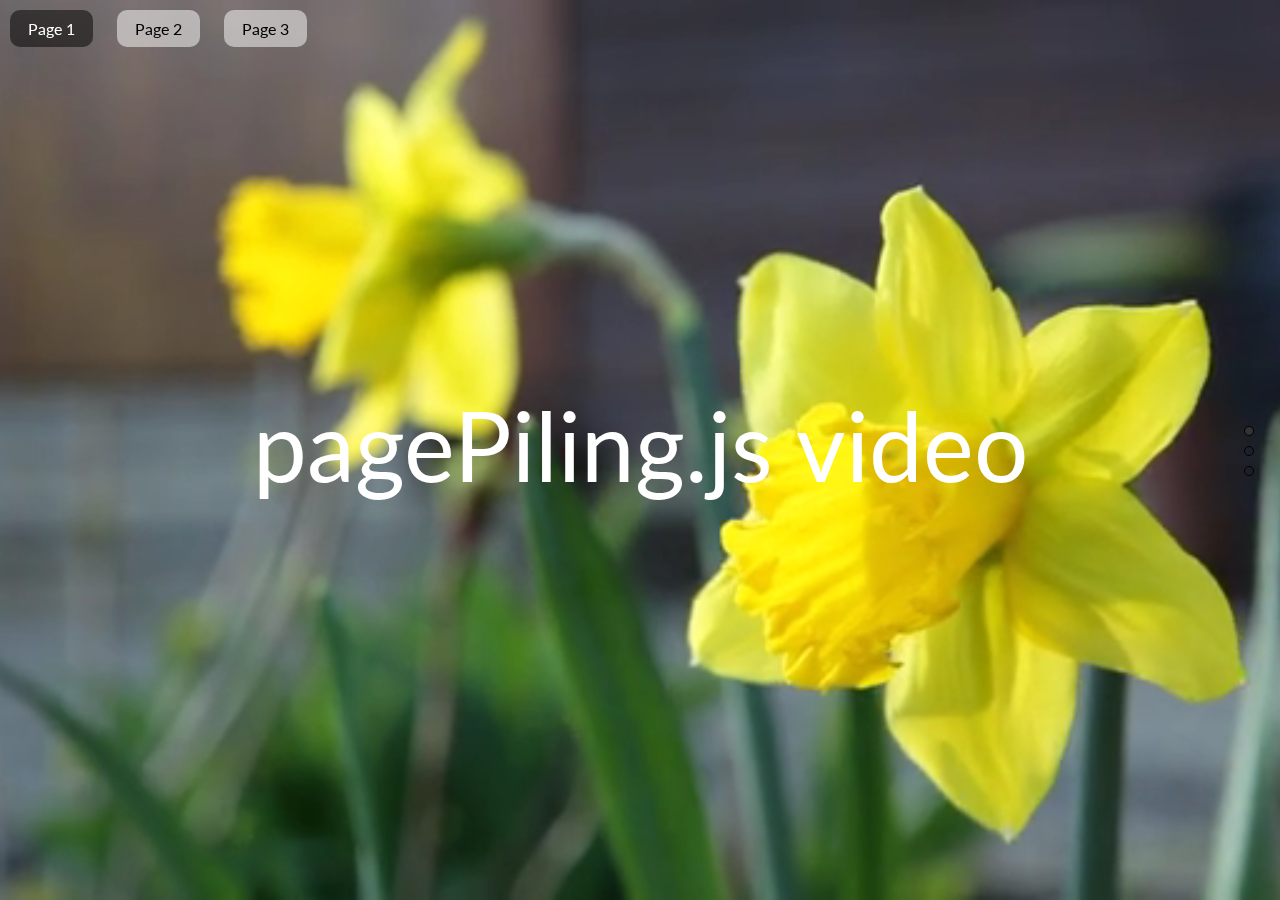
<file: slider/pagePiling.js-master/examples/videoBackground.html>
<!DOCTYPE html>
<html xmlns="http://www.w3.org/1999/xhtml">

<head>
	<meta http-equiv="Content-Type" content="text/html; charset=utf-8" />
	<title>pagePiling.js plugin - Video Background</title>
	<meta name="author" content="Alvaro Trigo Lopez" />
	<meta name="description" content="pagePiling.js plugin by Alvaro Trigo." />
	<meta name="keywords"  content="pile,piling,piling.js,stack,pages,scrolling,stacking,touch,fullpile,scroll,plugin,jquery" />
	<meta name="Resource-type" content="Document" />

	<link rel="stylesheet" type="text/css" href="http://fonts.googleapis.com/css?family=Lato:300,400,700" />
	<link rel="stylesheet" type="text/css" href="../jquery.pagepiling.css" />
	<link rel="stylesheet" type="text/css" href="examples.css" />

	<script src="http://ajax.googleapis.com/ajax/libs/jquery/1.8.3/jquery.min.js"></script>

	<script type="text/javascript" src="../jquery.pagepiling.min.js"></script>
	<script type="text/javascript">
		$(document).ready(function() {
	    	$('#pagepiling').pagepiling({
	    		menu: '#menu',
	    		anchors: ['page1', 'page2', 'page3', 'page4'],
			    sectionsColor: ['#bfda00', '#2ebe21', '#2C3E50', '#51bec4'],
			    navigation: {
			    	'position': 'right',
			   		'tooltips': ['Page 1', 'Page 2', 'Page 3', 'Page 4']
			   	},
			   	afterRender: function(){
					//playing the video
					$('video').get(0).play();
				}
			});
	    });
    </script>

    <style>
    	/* Centered texts in each section
		* --------------------------------------- */
		.section{
			text-align:center;
		}

		#myVideo{
			position: absolute;
			z-index: 4;
			right: 0;
			bottom: 0;
			top:0;
			right:0;
			width: 100%;
			height: 100%;
			background-size: 100% 100%;
	 		background-color: black; /* in case the video doesn't fit the whole page*/
	  		background-image: /* our video */;
	  		background-position: center center;
	  		background-size: contain;
	   		object-fit: cover; /*cover video background */
		}

		/* Layer with position absolute in order to have it over the video
		* --------------------------------------- */
		#section1 .layer{
			position: absolute;
			z-index: 5;
			width: 100%;
			left: 0;
			top: 43%;
			height: 100%;
		}

		#section1 h1{
			color:#fff;
		}

		#infoMenu li a{
			color: #fff;
		}

		#section1{
			overflow: hidden;
		}


    </style>
</head>
<body>
	<ul id="menu">
		<li data-menuanchor="page1" class="active"><a href="#page1">Page 1</a></li>
		<li data-menuanchor="page2"><a href="#page2">Page 2</a></li>
		<li data-menuanchor="page3"><a href="#page3">Page 3</a></li>
	</ul>

	<div id="pagepiling">
	    <div class="section" id="section1">
	    	<video autoplay loop muted id="myVideo">
				<source src="imgs/flowers.mp4" type="video/mp4">
				<source src="imgs/flowers.webm" type="video/webm">
			</video>
			<div class="layer">
				<h1>pagePiling.js video</h1>
			</div>
	    </div>
	    <div class="section" id="section2">
	    	<div class="intro">
	    		<h1>No limits</h1>
				<p>Anything is possible with pagePiling.js!</p>
	    	</div>
	    </div>
	    <div class="section" id="section4">
	    	<div class="intro">
	    		<h1>afterRender</h1>
				<p>Don't forget to use afterRender callback for it!</p>
	    	</div>
	    </div>
	</div>

</body>
</html>
</file>
<file: Album.css>
body {
  background-color: rgb(16, 16, 16);
  color: lightgray;
}
img {
  box-shadow: 1px 5px 23px 1px black;
}
div > p {
  margin-bottom: 0px;
}

div {
  border: none;
}

ul {
  list-style-type: none;
}

#button {
  margin-left: 31px;
  margin-top: 50px;
  margin-left: -2px;
  margin-bottom: 47px;
}

.btn {
  line-height: 2.5;
}

p.Queen.ml-3 {
  margin-top: -17px;
  color: grey;
}
#queen {
  margin-top: 0px;
  margin-left: 2px;
  color: grey;
}
.card-img-top {
  width: 81%;
}
.card-title {
  margin-left: 15px;
}

.card-text:last-child {
  margin-top: 7px;
  margin-left: -16px;
}

.bi.bi-heart:hover {
  fill: red;
  filter: grayscale(100%) sepia(100%);
}

a {
  display: contents;
  color: currentColor;
}

a:hover {
  color: grey;
  text-decoration: underline;
}

p {
  padding-top: 10px;
  margin-bottom: 0rem;
}

h5 {
  padding-left: 0px;
  font-size: 20px;
  margin-left: -12px;
  padding-bottom: 0px;
  margin-bottom: -4px;
}

.babe {
  margin-top: 67px;
  margin-left: 47px;
}

.babe.dot {
  margin-right: 96px;
}

img {
  padding-top: 15px;
  margin-left: 30px;
}

img:hover {
  transition: transform 2s;
  transform: scale(1.1);
}

li {
  padding-top: 15px;
}

.card.bg-transparent {
  border: none;
}
.card-body.container {
  margin-left: 16px;
}

.glow {
  color: #fff;
  text-align: center;
  -webkit-animation: glow 1s ease-in-out infinite alternate;
  -moz-animation: glow 1s ease-in-out infinite alternate;
  animation: glow 1s ease-in-out infinite alternate;
}

@-webkit-keyframes glow {
  from {
    text-shadow: 0 0 10px #fff, 0 0 20px #fff, 0 0 30px #e60073,
      0 0 40px #e60073, 0 0 50px #e60073, 0 0 60px #e60073, 0 0 70px #e60073;
  }

  to {
    text-shadow: 0 0 20px #fff, 0 0 30px #ff4da6, 0 0 40px #ff4da6,
      0 0 50px #ff4da6, 0 0 60px #ff4da6, 0 0 70px #ff4da6, 0 0 80px #ff4da6;
  }
}

.footah {
  height: 10vh !important;
  background-color: rgb(22, 22, 22) !important;
  border-top: 2px solid black;
}

.nav-link {
  color: #3f3f3f;
  text-emphasis: none;
  text-decoration-color: none;
}

.nav-link:hover {
  color: white;
  text-emphasis: none;
  text-decoration-color: none;
}

.up a {
  color: #616467;
  text-emphasis: none;
  text-decoration-color: none;
}

.up a:hover {
  color: #1db954;
  text-emphasis: none;
  text-decoration-color: none;
}

.separatore {
  border-left: 1px solid #616467;
}

.down .btn {
  border: 1px solid white;
  border-radius: 2rem;
  color: white;
}

.down .btn:hover {
  background-color: white;
  color: black;
}

.navbar .row,
.navbar .row .col {
  width: 100%;
}

.navbar a {
  text-decoration: none;
  text-decoration-color: none;
  color: #616467;
}

.navbar a:hover,
.navbar a:active,
.navbar a:focus {
  text-decoration: none;
  text-decoration-color: none;
  color: white;
}

.play {
  font-size: larger;
}
</file>
<file: slider/pagePiling.js-master/examples/examples.css>
@CHARSET "ISO-8859-1";
/* Reset CSS
 * --------------------------------------- */
body,div,dl,dt,dd,ul,ol,li,h1,h2,h3,h4,h5,h6,pre,
form,fieldset,input,textarea,p,blockquote,th,td {
    padding: 0;
    margin: 0;
}
a{
	text-decoration:none;
}
table {
    border-spacing: 0;
}
fieldset,img {
    border: 0;
}
address,caption,cite,code,dfn,em,strong,th,var {
    font-weight: normal;
    font-style: normal;
}
strong{
	font-weight: bold;
}
ol,ul {
    list-style: none;
    margin:0;
    padding:0;
}
caption,th {
    text-align: left;

}
h1,h2,h3,h4,h5,h6 {
    font-weight: normal;
    font-size: 100%;
    margin:0;
    padding:0;
    color:#f2f2f2;
}
q:before,q:after {
    content:'';
}
abbr,acronym { border: 0;
}

/* Custom CSS
 * --------------------------------------- */
body{
	font-family: 'Lato', Calibri, Arial, sans-serif;
	color: #f2f2f2;
}
h1{
	font-size: 6em;
}
p{
	font-size: 2em;
}
.section{
	text-align: center;
}

/* Menu
 * --------------------------------------- */
#menu li {
	display:inline-block;
	margin: 10px;
	color: #000;
	background:#fff;
	background: rgba(255,255,255, 0.5);
	-webkit-border-radius: 10px;
            border-radius: 10px;
}
#menu li.active{
	background:#666;
	background: rgba(0,0,0, 0.5);
	color: #fff;
}
#menu li a{
	text-decoration:none;
	color: #000;
}
#menu li.active a:hover{
	color: #000;
}
#menu li:hover{
	background: rgba(255,255,255, 0.8);
}
#menu li a,
#menu li.active a{
	padding: 9px 18px;
	display:block;
}
#menu li.active a{
	color: #fff;
}
#menu{
	position:fixed;
	top:0;
	left:0;
	height: 40px;
	z-index: 70;
	width: 100%;
	padding: 0;
	margin:0;
}


.intro p{
	width: 50%;
	margin: 0 auto;
	font-size: 1.5em;
}
.twitter-share-button{
	position: fixed !important;
	z-index: 99;
	right: 149px;
	top: 9px;
}

#download{
	margin: 10px 0 0 0;
	padding: 15px 10px;
	color: #fff;
	text-shadow: 0 -1px 0 rgba(0,0,0,0.25);
	background-color: #49afcd;
	background-image: -moz-linear-gradient(top, #5bc0de, #2f96b4);
	background-image: -ms-linear-gradient(top, #5bc0de, #2f96b4);
	background-image: -webkit-gradient(linear,0 0,0 100%,from( #5bc0de),to( #2f96b4));
	background-image: -webkit-linear-gradient(top, #5bc0de, #2f96b4);
	background-image: -o-linear-gradient(top, #5bc0de, #2f96b4);
	background-image: linear-gradient(top, #5bc0de, #2f96b4);
	background-repeat: repeat-x;
	filter: progid:DXImageTransform.Microsoft.gradient(startColorstr='#5bc0de', endColorstr='#2f96b4', GradientType=0);
	border-color: #2f96b4 #2f96b4 #1f6377;
	border-color: rgba(0,0,0,.1) rgba(0,0,0,.1) rgba(0,0,0,.25);
	filter: progid:DXImageTransform.Microsoft.gradient(enabled=false);

	-webkit-border-radius: 6px;
	-moz-border-radius: 6px;
	border-radius: 6px;
	vertical-align: middle;
	cursor: pointer;
	display: inline-block;
	-webkit-box-shadow: inset 0 1px 0 rgba(255,255,255,0.2),0 1px 2px rgba(0,0,0,0.05);
	-moz-box-shadow: inset 0 1px 0 rgba(255,255,255,0.2),0 1px 2px rgba(0,0,0,0.05);
	box-shadow: inset 0 1px 0 rgba(255,255,255,0.2),0 1px 2px rgba(0,0,0,0.05);
}
#download a{
	text-decoration:none;
	color:#fff;
}
#download:hover{
	text-shadow: 0 -1px 0 rgba(0,0,0,.25);
	background-color: #2F96B4;
	background-position: 0 -15px;
	-webkit-transition: background-position .1s linear;
	-moz-transition: background-position .1s linear;
	-ms-transition: background-position .1s linear;
	-o-transition: background-position .1s linear;
	transition: background-position .1s linear;
}

#infoMenu{
	height: 20px;
	color: #f2f2f2;
	position:fixed;
	z-index:70;
	bottom:0;
	width:100%;
	text-align:right;
	font-size:0.9em;
	padding:8px 0 8px 0;
}
#infoMenu ul{
	padding: 0 40px;
}
#infoMenu li a{
	display: block;
	margin: 0 22px 0 0;
	color: #333;
}
#infoMenu li a:hover{
	text-decoration:underline;
}
#infoMenu li{
	display:inline-block;
	position:relative;
}
#examplesList{
	display:none;
	background: #282828;
	-webkit-border-radius: 6px;
	-moz-border-radius: 6px;
	border-radius: 6px;
	padding: 20px;
	float: left;
	position: absolute;
	bottom: 29px;
	right: 0;
	width:638px;
	text-align:left;
}
#examplesList ul{
	padding:0;
}
#examplesList ul li{
	display:block;
	margin: 5px 0;
}
#examplesList ul li a{
	color: #BDBDBD;
	margin:0;
}
#examplesList ul li a:hover{
	color: #f2f2f2;
}
#examplesList .column{
	float: left;
	margin: 0 20px 0 0;
}
#examplesList h3{
	color: #f2f2f2;
	font-size: 1.2em;
	margin: 0 0 15px 0;
	border-bottom: 1px solid rgba(0, 0, 0, 0.4);
	-webkit-box-shadow: 0 1px 0 rgba(255, 255, 255, 0.1);
	-moz-box-shadow: 0 1px 0 rgba(255,255,255,0.1);
	box-shadow: 0 1px 0 rgba(255, 255, 255, 0.1);
	padding: 0 0 5px 0;
}

/* Section 1
 * --------------------------------------- */
#section1 h1{
	color: #444;
}
#section1 p{
	color: #333;
	color: rgba(0,0,0,0.3);
}
#section1 img{
	margin: 20px 0;
	opacity: 0.7;
}

/* Section 2
 * --------------------------------------- */
#section2 h1,
#section2 p{
	z-index: 3;
}
#section2 p{
	opacity: 0.8;
}

#section2 #colors{
	right: 60px;
	bottom: 0;
	position: absolute;
	height: 413px;
	width: 258px;
	background-image: url(imgs/colors.gif);
	background-repeat: no-repeat;
}

/* Section 3
 * --------------------------------------- */
#section3 #colors{
	left: 60px;
	bottom: 0;
}
#section3 p{
	color: #757575;
}

#colors2,
#colors3{
	position: absolute;
	height: 163px;
	width: 362px;
	z-index: 1;
	background-repeat: no-repeat;
	left: 0;
	margin: 0 auto;
	right: 0;
}
#colors2{
	background-image: url(imgs/colors2.gif);
	top:0;
}
#colors3{
	background-image: url(imgs/colors3.gif);
	bottom:0;
}

/* Section 4
 * --------------------------------------- */
#section4 p{
	opacity: 0.6;
}

/* Overwriting fullPage.js tooltip color
* --------------------------------------- */
#pp-nav.custom .pp-tooltip{
	color: #AAA;
}


.twitter-share-button{
	position: fixed;
	z-index: 99;
	right: 149px;
	top: 9px;
}
#starGithub{
	position: fixed;
	z-index: 99;
	right: 264px;
	top: 9px;
	width: 90px;
}
</file>
